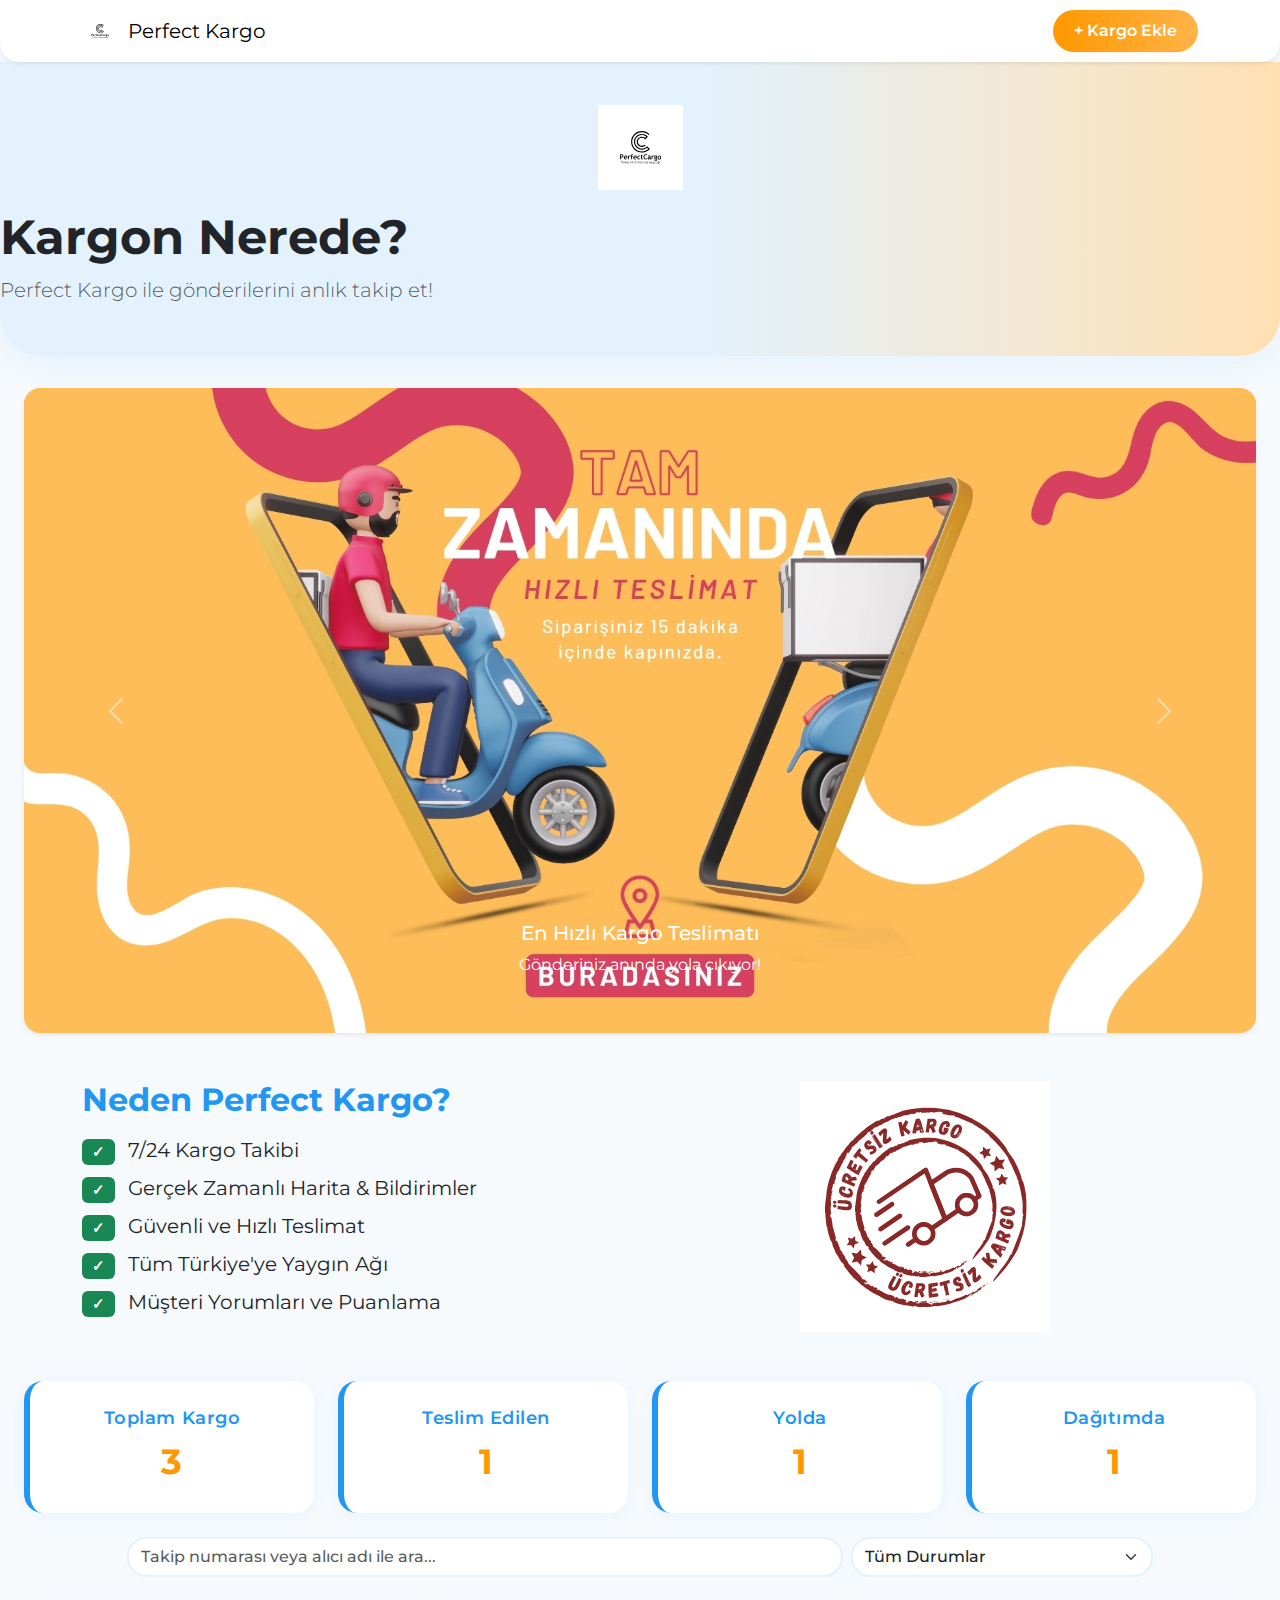
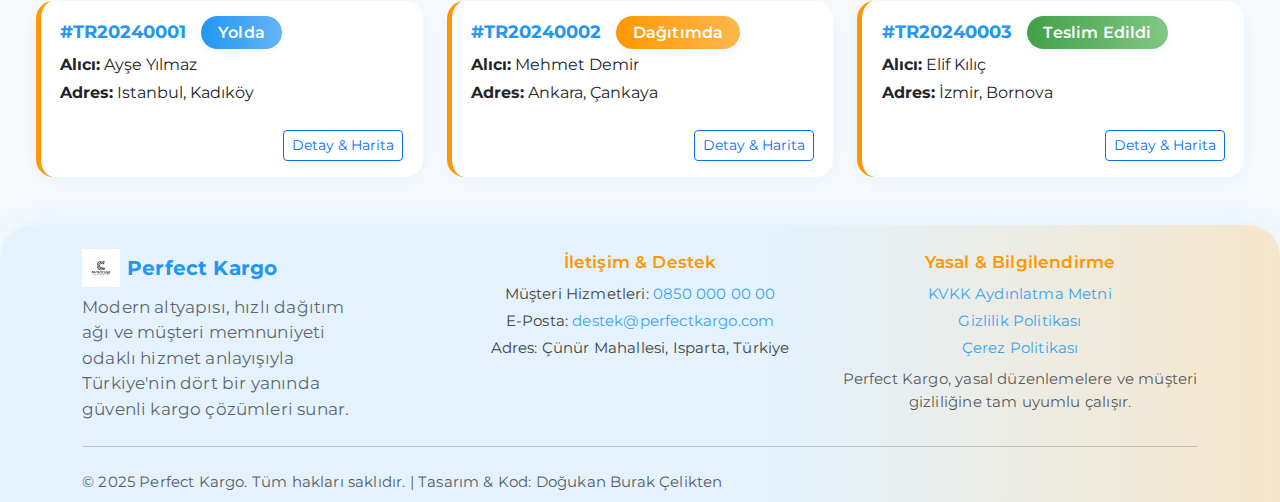
<file: index.html>
<!-- index.html -->
<!DOCTYPE html>
<html lang="tr">
<head>
  <meta charset="UTF-8">
  <meta name="viewport" content="width=device-width, initial-scale=1">
  <title>Perfect Kargo</title>
  <!-- Bootstrap CSS -->
  <link href="https://cdn.jsdelivr.net/npm/bootstrap@5.3.3/dist/css/bootstrap.min.css" rel="stylesheet">
  <!-- Kendi stil dosyamız -->
  <link rel="stylesheet" href="style.css">
  <!-- Google Fonts (isteğe bağlı) -->
  <link href="https://fonts.googleapis.com/css2?family=Montserrat:wght@700&display=swap" rel="stylesheet">
</head>
<body>
  <!-- Navbar -->
  <nav class="navbar navbar-expand-lg navbar-light bg-white shadow-sm">
    <div class="container">
      <a class="navbar-brand d-flex align-items-center" href="#">
        <!-- Logo SVG -->
        <img src="img/box-anim.svg" alt="Perfect Kargo Logo" class="logo-svg">
        Perfect Kargo
      </a>
      <button class="btn btn-orange ms-auto" data-bs-toggle="modal" data-bs-target="#addCargoModal">
        + Kargo Ekle
      </button>
    </div>
  </nav>

  <!-- HERO SECTION -->
  <section class="hero-section w-100">
    <div class="animated-box">
      <img src="img/box-anim.svg" alt="Kargo Kutusu" width="85">
    </div>
    <h1 class="display-5 fw-bold">Kargon Nerede?</h1>
    <p class="lead text-muted">Perfect Kargo ile gönderilerini anlık takip et!</p>
  </section>

  <!-- SLIDER (Carousel) -->
  <section class="container-fluid px-4 mb-4">
    <div id="cargoCarousel" class="carousel slide rounded-4 overflow-hidden shadow-sm" data-bs-ride="carousel">
      <div class="carousel-inner">
        <div class="carousel-item active">
          <img src="img/slider1.jpg" class="d-block w-100" alt="Hızlı Kargo Teslimatı">
          <div class="carousel-caption d-none d-md-block">
            <h5>En Hızlı Kargo Teslimatı</h5>
            <p>Gönderiniz anında yola çıkıyor!</p>
          </div>
        </div>
        <div class="carousel-item">
          <img src="img/slider2.jpg" class="d-block w-100" alt="Güvenli Teslimat">
          <div class="carousel-caption d-none d-md-block">
            <h5>Güvenli ve Takip Edilebilir</h5>
            <p>Kargonuzun her anı Perfect Kargo ile elinizin altında.</p>
          </div>
        </div>
        <div class="carousel-item">
          <img src="img/slider3.jpg" class="d-block w-100" alt="Her Yere Hızlı Ulaşım">
          <div class="carousel-caption d-none d-md-block">
            <h5>Türkiye'nin Her Yerine</h5>
            <p>81 ile kargo ağı!</p>
          </div>
        </div>
      </div>
      <button class="carousel-control-prev" type="button" data-bs-target="#cargoCarousel" data-bs-slide="prev">
        <span class="carousel-control-prev-icon"></span>
      </button>
      <button class="carousel-control-next" type="button" data-bs-target="#cargoCarousel" data-bs-slide="next">
        <span class="carousel-control-next-icon"></span>
      </button>
    </div>
  </section>

  <!-- AVANTAJLAR / HAKKIMIZDA -->
  <section class="container my-5">
    <div class="row g-4 align-items-center">
      <div class="col-md-6">
        <h2 class="fw-bold mb-3" style="color:#2196f3;">Neden Perfect Kargo?</h2>
        <ul class="list-unstyled fs-5">
          <li class="mb-2"><span class="badge bg-success me-2">&#10003;</span> 7/24 Kargo Takibi</li>
          <li class="mb-2"><span class="badge bg-success me-2">&#10003;</span> Gerçek Zamanlı Harita & Bildirimler</li>
          <li class="mb-2"><span class="badge bg-success me-2">&#10003;</span> Güvenli ve Hızlı Teslimat</li>
          <li class="mb-2"><span class="badge bg-success me-2">&#10003;</span> Tüm Türkiye'ye Yaygın Ağı</li>
          <li class="mb-2"><span class="badge bg-success me-2">&#10003;</span> Müşteri Yorumları ve Puanlama</li>
        </ul>
      </div>
      <div class="col-md-6 text-center">
        <img src="img/about.svg" alt="Avantajlar" class="img-fluid" style="max-height: 250px;">
      </div>
    </div>
  </section>

  <!-- STAT KARTLARI TAM GENİŞLİK -->
  <section class="stats-row container-fluid my-4 px-4">
    <div class="row g-4 justify-content-center">
      <div class="col-6 col-md-3">
        <div class="stat-card">
          <div class="stat-title">Toplam Kargo</div>
          <div class="stat-value" id="totalCount">0</div>
        </div>
      </div>
      <div class="col-6 col-md-3">
        <div class="stat-card">
          <div class="stat-title">Teslim Edilen</div>
          <div class="stat-value" id="deliveredCount">0</div>
        </div>
      </div>
      <div class="col-6 col-md-3">
        <div class="stat-card">
          <div class="stat-title">Yolda</div>
          <div class="stat-value" id="onWayCount">0</div>
        </div>
      </div>
      <div class="col-6 col-md-3">
        <div class="stat-card">
          <div class="stat-title">Dağıtımda</div>
          <div class="stat-value" id="outForDeliveryCount">0</div>
        </div>
      </div>
    </div>
  </section>

  <!-- ARAMA VE FİLTRE -->
  <section class="container-fluid my-4 px-4">
    <div class="row g-2 justify-content-center">
      <div class="col-md-7 col-12 mb-2 mb-md-0">
        <input type="text" class="form-control" id="searchInput" placeholder="Takip numarası veya alıcı adı ile ara...">
      </div>
      <div class="col-md-3 col-12">
        <select class="form-select" id="statusFilter">
          <option value="">Tüm Durumlar</option>
          <option value="Yolda">Yolda</option>
          <option value="Dağıtımda">Dağıtımda</option>
          <option value="Teslim Edildi">Teslim Edildi</option>
        </select>
      </div>
    </div>
  </section>

  <!-- KARGO LİSTESİ -->
  <section class="container-fluid px-4" id="cargoListSection">
    <div class="row g-4" id="cargoList">
      <!-- JS ile kargo kartları buraya gelecek -->
    </div>
  </section>
  
  <!-- FOOTER -->
  <footer class="footer-main mt-5 pt-4 pb-2 text-center">
    <div class="container">
      <div class="row gy-2">
        <!-- LOGO ve KISA HAKKINDA -->
        <div class="col-md-4 text-md-start text-center mb-3 mb-md-0">
          <div class="d-flex align-items-center justify-content-center justify-content-md-start mb-2">
            <img src="img/box-anim.svg" alt="Perfect Kargo Logo" style="width:38px; height:38px; margin-right:7px;">
            <span class="fs-5 fw-bold" style="color:#2196f3;">Perfect Kargo</span>
          </div>
          <div class="footer-miniabout text-muted small" style="max-width:280px;">
            Modern altyapısı, hızlı dağıtım ağı ve müşteri memnuniyeti odaklı hizmet anlayışıyla Türkiye'nin dört bir yanında güvenli kargo çözümleri sunar.
          </div>
        </div>
        <!-- İLETİŞİM -->
        <div class="col-md-4">
          <div class="fw-semibold mb-2" style="color:#ff9800;">İletişim & Destek</div>
          <div class="small mb-1">Müşteri Hizmetleri: <a href="tel:08500000000" class="footer-link">0850 000 00 00</a></div>
          <div class="small mb-1">E-Posta: <a href="mailto:destek@perfectkargo.com" class="footer-link">destek@perfectkargo.com</a></div>
          <div class="small mb-1">Adres: Çünür Mahallesi, Isparta, Türkiye</div>
        </div>
        <!-- HIZLI MENÜ & YASAL -->
        <div class="col-md-4">
          <div class="fw-semibold mb-2" style="color:#ff9800;">Yasal & Bilgilendirme</div>
          <div class="small mb-1"><a href="kvkk.html" class="footer-link">KVKK Aydınlatma Metni</a></div>
          <div class="small mb-1"><a href="gizlilik.html" class="footer-link">Gizlilik Politikası</a></div>
          <div class="small mb-1"><a href="cookie.html" class="footer-link">Çerez Politikası</a></div>
          <div class="small text-muted mt-2">Perfect Kargo, yasal düzenlemelere ve müşteri gizliliğine tam uyumlu çalışır.</div>
        </div>
      </div>
  
      <hr class="my-4">
  
      <div class="d-flex flex-column flex-md-row justify-content-between align-items-center">
        <div class="small text-muted mb-2 mb-md-0">
          © 2025 Perfect Kargo. Tüm hakları saklıdır. | Tasarım & Kod: Doğukan Burak Çelikten
        </div>
      </div>
    </div>
  </footer>

  <!-- Kargo Ekle Modal -->
  <div class="modal fade" id="addCargoModal" tabindex="-1" aria-labelledby="addCargoLabel" aria-hidden="true">
    <div class="modal-dialog">
      <div class="modal-content">
        <form id="addCargoForm">
          <div class="modal-header">
            <h5 class="modal-title" id="addCargoLabel">Yeni Kargo Ekle</h5>
            <button type="button" class="btn-close" data-bs-dismiss="modal" aria-label="Kapat"></button>
          </div>
          <div class="modal-body">
            <div class="mb-3">
              <label for="trackingNo" class="form-label">Takip Numarası</label>
              <input type="text" class="form-control" id="trackingNo" required>
            </div>
            <div class="mb-3">
              <label for="receiver" class="form-label">Alıcı Adı</label>
              <input type="text" class="form-control" id="receiver" required>
            </div>
            <div class="mb-3">
              <label for="address" class="form-label">Adres</label>
              <input type="text" class="form-control" id="address" required>
            </div>
            <div class="mb-3">
              <label for="status" class="form-label">Durum</label>
              <select class="form-select" id="status" required>
                <option value="Yolda">Yolda</option>
                <option value="Dağıtımda">Dağıtımda</option>
                <option value="Teslim Edildi">Teslim Edildi</option>
              </select>
            </div>
            <div class="mb-3">
              <label for="location" class="form-label">Kargo Konumu (Harita için, örn: İstanbul)</label>
              <input type="text" class="form-control" id="location" required>
            </div>
          </div>
          <div class="modal-footer">
            <button type="submit" class="btn btn-orange">Ekle</button>
          </div>
        </form>
      </div>
    </div>
  </div>

  <!-- Kargo Detay Modalı -->
  <div class="modal fade" id="cargoDetailModal" tabindex="-1" aria-labelledby="cargoDetailLabel" aria-hidden="true">
    <div class="modal-dialog modal-lg modal-dialog-centered">
      <div class="modal-content">
        <div class="modal-header">
          <h5 class="modal-title" id="cargoDetailLabel">Kargo Detayı</h5>
          <button type="button" class="btn-close" data-bs-dismiss="modal" aria-label="Kapat"></button>
        </div>
        <div class="modal-body" id="cargoDetailBody">
          <!-- JS ile detaylar ve harita burada olacak -->
        </div>
      </div>
    </div>
  </div>

  <!-- Bootstrap JS + app.js -->
  <script src="https://cdn.jsdelivr.net/npm/bootstrap@5.3.3/dist/js/bootstrap.bundle.min.js"></script>
  <script src="app.js"></script>
</body>
</html>
</file>
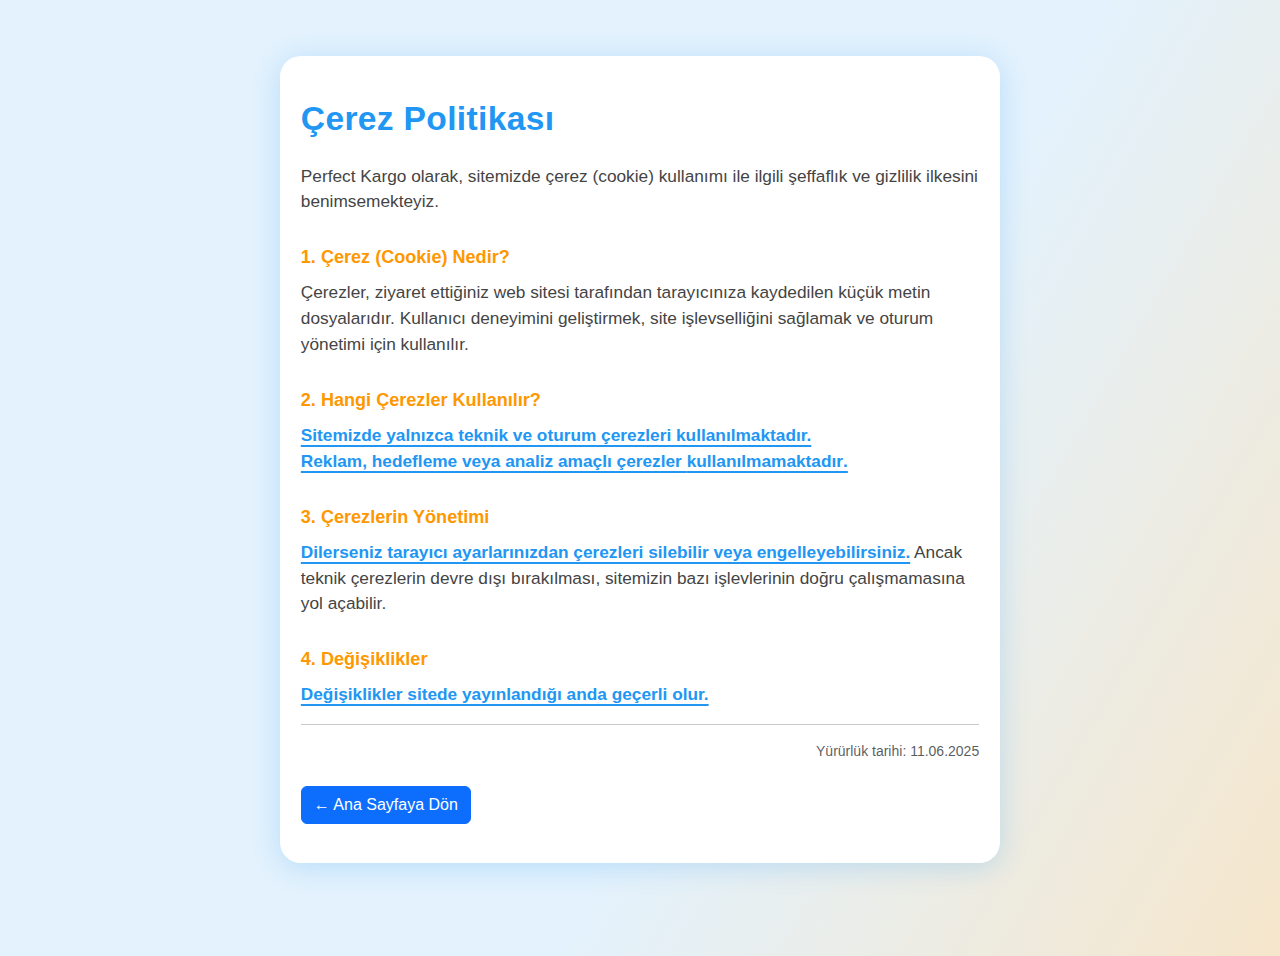
<file: cookie.html>
<!DOCTYPE html>
<html lang="tr">
<head>
  <meta charset="UTF-8">
  <meta name="viewport" content="width=device-width, initial-scale=1">
  <title>Çerez Politikası - Perfect Kargo</title>
  <link href="https://cdn.jsdelivr.net/npm/bootstrap@5.3.3/dist/css/bootstrap.min.css" rel="stylesheet">
  <link rel="stylesheet" href="style.css">
  <style>
    u { text-underline-offset: 0.22em; text-decoration-thickness: 2px; }
    .vurgulu { color: #2196f3; font-weight: 600; }
  </style>
</head>
<body class="legal-bg">
  <div class="legal-container container">
    <h1 class="mb-4 legal-title">Çerez Politikası</h1>
    <p>
      Perfect Kargo olarak, sitemizde çerez (cookie) kullanımı ile ilgili şeffaflık ve gizlilik ilkesini benimsemekteyiz.
    </p>
    <h2 class="legal-subtitle">1. Çerez (Cookie) Nedir?</h2>
    <p>
      Çerezler, ziyaret ettiğiniz web sitesi tarafından tarayıcınıza kaydedilen küçük metin dosyalarıdır. Kullanıcı deneyimini geliştirmek, site işlevselliğini sağlamak ve oturum yönetimi için kullanılır.
    </p>
    <h2 class="legal-subtitle">2. Hangi Çerezler Kullanılır?</h2>
    <p>
      <u class="vurgulu">Sitemizde yalnızca teknik ve oturum çerezleri kullanılmaktadır.</u><br>
      <u class="vurgulu">Reklam, hedefleme veya analiz amaçlı çerezler <b>kullanılmamaktadır</b>.</u>
    </p>
    <h2 class="legal-subtitle">3. Çerezlerin Yönetimi</h2>
    <p>
      <u class="vurgulu">Dilerseniz tarayıcı ayarlarınızdan çerezleri silebilir veya engelleyebilirsiniz.</u>
      Ancak teknik çerezlerin devre dışı bırakılması, sitemizin bazı işlevlerinin doğru çalışmamasına yol açabilir.
    </p>
    <h2 class="legal-subtitle">4. Değişiklikler</h2>
    <p>
      <u class="vurgulu">Değişiklikler sitede yayınlandığı anda geçerli olur.</u>
    </p>
    <hr>
    <div class="text-end text-muted small">Yürürlük tarihi: 11.06.2025</div>
    <a href="index.html" class="btn btn-primary mt-4">← Ana Sayfaya Dön</a>
  </div>
</body>
</html>
</file>
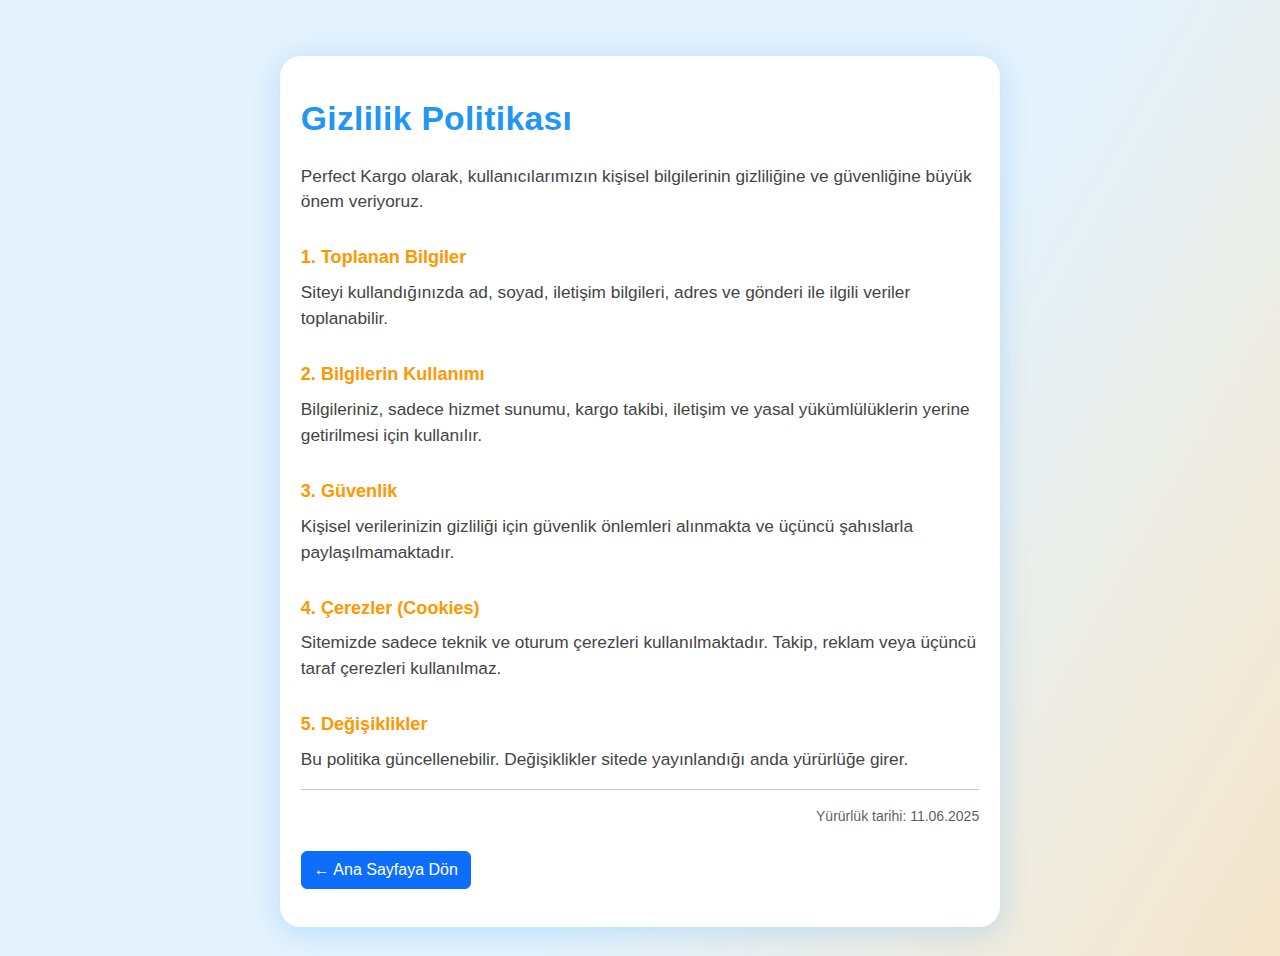
<file: gizlilik.html>
<!DOCTYPE html>
<html lang="tr">
<head>
  <meta charset="UTF-8">
  <meta name="viewport" content="width=device-width, initial-scale=1">
  <title>Gizlilik Politikası - Perfect Kargo</title>
  <link href="https://cdn.jsdelivr.net/npm/bootstrap@5.3.3/dist/css/bootstrap.min.css" rel="stylesheet">
  <link rel="stylesheet" href="style.css">
</head>
<body class="legal-bg">
  <div class="legal-container container">
    <h1 class="mb-4 legal-title">Gizlilik Politikası</h1>
    <p>
      Perfect Kargo olarak, kullanıcılarımızın kişisel bilgilerinin gizliliğine ve güvenliğine büyük önem veriyoruz.
    </p>
    <h2 class="legal-subtitle">1. Toplanan Bilgiler</h2>
    <p>
      Siteyi kullandığınızda ad, soyad, iletişim bilgileri, adres ve gönderi ile ilgili veriler toplanabilir.
    </p>
    <h2 class="legal-subtitle">2. Bilgilerin Kullanımı</h2>
    <p>
      Bilgileriniz, sadece hizmet sunumu, kargo takibi, iletişim ve yasal yükümlülüklerin yerine getirilmesi için kullanılır.
    </p>
    <h2 class="legal-subtitle">3. Güvenlik</h2>
    <p>
      Kişisel verilerinizin gizliliği için güvenlik önlemleri alınmakta ve üçüncü şahıslarla paylaşılmamaktadır.
    </p>
    <h2 class="legal-subtitle">4. Çerezler (Cookies)</h2>
    <p>
      Sitemizde sadece teknik ve oturum çerezleri kullanılmaktadır. Takip, reklam veya üçüncü taraf çerezleri kullanılmaz.
    </p>
    <h2 class="legal-subtitle">5. Değişiklikler</h2>
    <p>
      Bu politika güncellenebilir. Değişiklikler sitede yayınlandığı anda yürürlüğe girer.
    </p>
    <hr>
    <div class="text-end text-muted small">Yürürlük tarihi: 11.06.2025</div>
    <a href="index.html" class="btn btn-primary mt-4">← Ana Sayfaya Dön</a>
  </div>
</body>
</html>
</file>
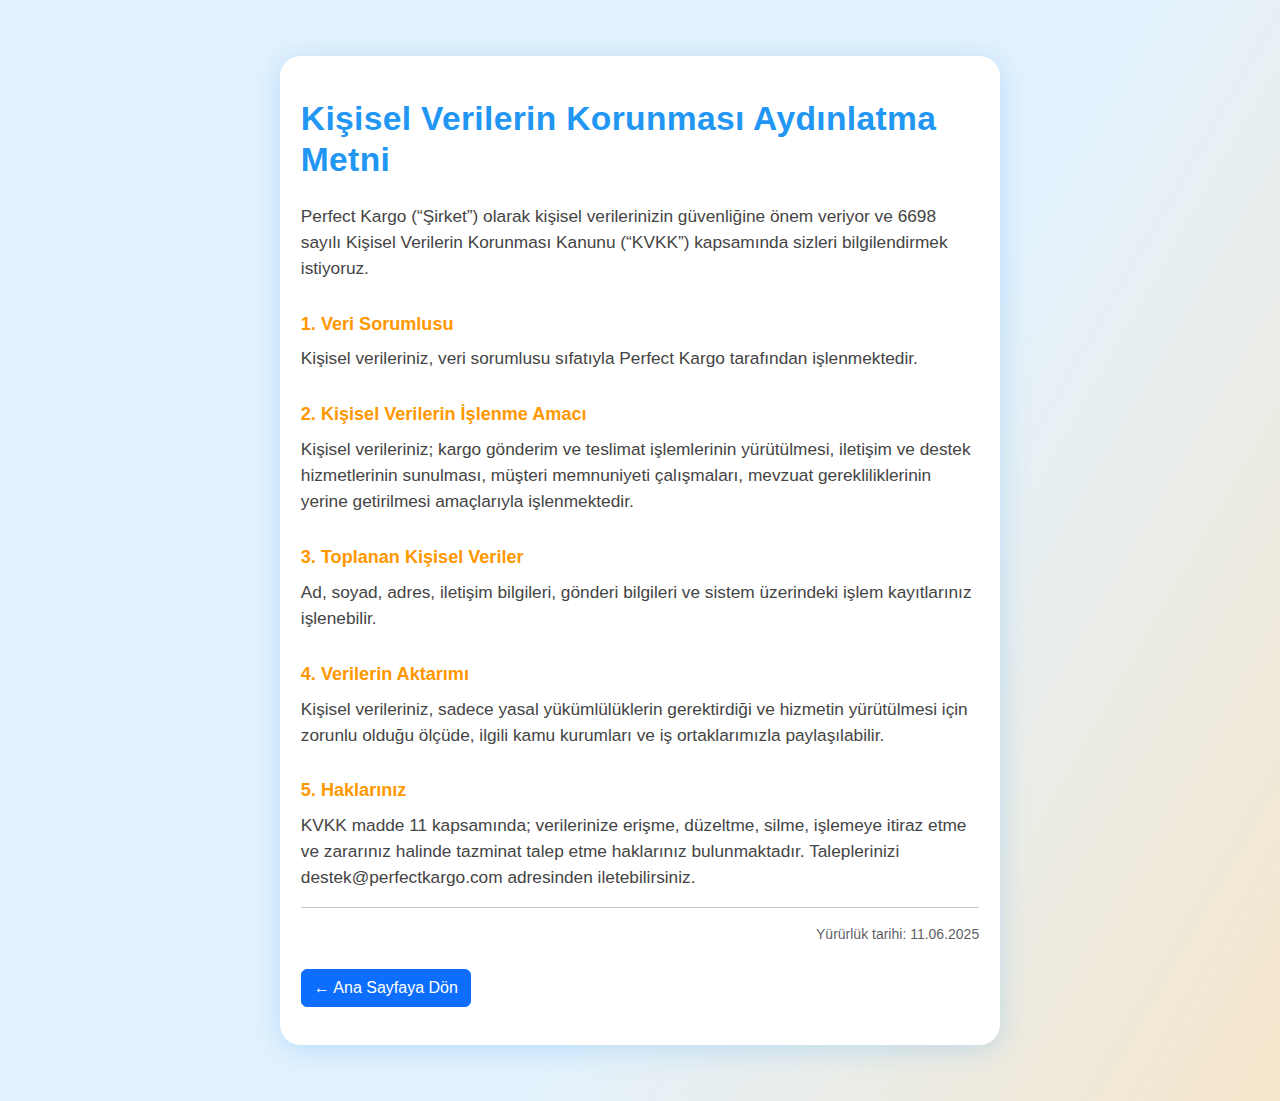
<file: kvkk.html>
<!DOCTYPE html>
<html lang="tr">
<head>
  <meta charset="UTF-8">
  <meta name="viewport" content="width=device-width, initial-scale=1">
  <title>KVKK Aydınlatma Metni - Perfect Kargo</title>
  <link href="https://cdn.jsdelivr.net/npm/bootstrap@5.3.3/dist/css/bootstrap.min.css" rel="stylesheet">
  <!-- GLOBAL STİL BURADA -->
  <link rel="stylesheet" href="style.css">
</head>
<body class="legal-bg">
  <div class="legal-container container">
    <h1 class="mb-4 legal-title">Kişisel Verilerin Korunması Aydınlatma Metni</h1>
    <p>
      Perfect Kargo (“Şirket”) olarak kişisel verilerinizin güvenliğine önem veriyor ve 6698 sayılı Kişisel Verilerin Korunması Kanunu (“KVKK”) kapsamında sizleri bilgilendirmek istiyoruz.
    </p>
    <h2 class="legal-subtitle">1. Veri Sorumlusu</h2>
    <p>
      Kişisel verileriniz, veri sorumlusu sıfatıyla Perfect Kargo tarafından işlenmektedir.
    </p>
    <h2 class="legal-subtitle">2. Kişisel Verilerin İşlenme Amacı</h2>
    <p>
      Kişisel verileriniz; kargo gönderim ve teslimat işlemlerinin yürütülmesi, iletişim ve destek hizmetlerinin sunulması, müşteri memnuniyeti çalışmaları, mevzuat gerekliliklerinin yerine getirilmesi amaçlarıyla işlenmektedir.
    </p>
    <h2 class="legal-subtitle">3. Toplanan Kişisel Veriler</h2>
    <p>
      Ad, soyad, adres, iletişim bilgileri, gönderi bilgileri ve sistem üzerindeki işlem kayıtlarınız işlenebilir.
    </p>
    <h2 class="legal-subtitle">4. Verilerin Aktarımı</h2>
    <p>
      Kişisel verileriniz, sadece yasal yükümlülüklerin gerektirdiği ve hizmetin yürütülmesi için zorunlu olduğu ölçüde, ilgili kamu kurumları ve iş ortaklarımızla paylaşılabilir.
    </p>
    <h2 class="legal-subtitle">5. Haklarınız</h2>
    <p>
      KVKK madde 11 kapsamında; verilerinize erişme, düzeltme, silme, işlemeye itiraz etme ve zararınız halinde tazminat talep etme haklarınız bulunmaktadır. Taleplerinizi destek@perfectkargo.com adresinden iletebilirsiniz.
    </p>
    <hr>
    <div class="text-end text-muted small">Yürürlük tarihi: 11.06.2025</div>
    <a href="index.html" class="btn btn-primary mt-4">← Ana Sayfaya Dön</a>
  </div>
</body>
</html>
</file>
<file: style.css>
/* style.css */

body {
    background: #f7fafd;
    font-family: 'Montserrat', Arial, sans-serif;
  }
  
  .navbar {
    border-radius: 0 0 1.2rem 1.2rem;
    box-shadow: 0 2px 16px rgba(33,150,243,0.07);
    background: #fff !important;
  }
  
  .logo-svg {
    width: 36px;
    height: 36px;
    margin-right: 10px;
  }
  
  /* Özel Turuncu Buton */
  .btn-orange {
    background: linear-gradient(90deg, #ff9800, #ffb347);
    color: #fff;
    border: none;
    font-weight: 600;
    border-radius: 1.5rem;
    padding: 0.55rem 1.3rem;
    box-shadow: 0 4px 12px rgba(255, 152, 0, 0.08);
    transition: background 0.2s, box-shadow 0.2s, transform 0.15s;
  }
  .btn-orange:hover, .btn-orange:focus {
    background: linear-gradient(90deg, #ffa726, #ffd580);
    color: #fff;
    box-shadow: 0 8px 24px rgba(255, 152, 0, 0.16);
    transform: translateY(-2px) scale(1.05);
  }
  
  /* Hero Section */
  .hero-section {
    width: 100vw;
    max-width: 100%;
    border-radius: 0 0 2.5rem 2.5rem;
    background: linear-gradient(90deg, #e3f2fd 55%, #ffe0b2 100%);
    box-shadow: 0 8px 40px 0 rgba(33,150,243,0.09);
    margin: 0 auto 2rem auto;
    padding: 2.7rem 0 2.2rem 0;
  }
  .stats-row {
    width: 100vw;
    max-width: 100%;
    margin-left: auto;
    margin-right: auto;
  }  
  .hero-section .animated-box {
    width: 85px; height: 85px;
    margin: 0 auto 1.2rem auto;
    animation: floatBox 2.6s infinite alternate cubic-bezier(.43,.09,.54,.98);
  }
  @keyframes floatBox {
    0% { transform: translateY(0);}
    100% { transform: translateY(-15px);}
  }
  
  /* İstatistik Kartları */
  #cargoListSection .row {
    justify-content: flex-start;
    margin-left: 0;
    margin-right: 0;
  }
  .stat-card {
    background: #fff;
    border-radius: 1.2rem;
    box-shadow: 0 2px 18px rgba(33,150,243,0.07);
    padding: 1.5rem;
    text-align: center;
    border-left: 6px solid #2196f3;
    transition: box-shadow 0.2s;
  }
  .stat-card:hover {
    box-shadow: 0 6px 32px rgba(33,150,243,0.13);
  }
  .stat-title {
    color: #2196f3;
    font-size: 1.1rem;
    font-weight: 600;
    letter-spacing: 0.03em;
  }
  .stat-value {
    color: #ff9800;
    font-size: 2.2rem;
    font-weight: bold;
    margin-top: 0.3rem;
    letter-spacing: 0.02em;
  }
  
  /* Arama ve Filtre */
  #searchInput, #statusFilter {
    border-radius: 1.2rem;
    border: 2px solid #e3f2fd;
    font-weight: 500;
    transition: border-color 0.2s;
  }
  #searchInput:focus, #statusFilter:focus {
    border-color: #2196f3;
    box-shadow: 0 0 0 2px #bbdefb5c;
  }
  
  /* Kargo Kartları */
  .cargo-card {
    background: #fff;
    border-radius: 1.1rem;
    box-shadow: 0 4px 18px rgba(33,150,243,0.07);
    margin-bottom: 1.3rem;
    transition: box-shadow 0.2s, transform 0.2s;
    border-left: 5px solid #ff9800;
    padding: 1.1rem 1.2rem 1rem 1.2rem;
  }
  .cargo-card:hover {
    box-shadow: 0 8px 32px rgba(255,152,0,0.13);
    transform: scale(1.01) translateY(-3px);
  }
  .cargo-card .cargo-title {
    font-weight: 700;
    color: #2196f3;
    font-size: 1.1rem;
  }
  .cargo-card .cargo-status {
    font-size: 1rem;
    font-weight: 600;
    margin-left: 0.7rem;
  }
  
  /* Durum Badgeleri */
  .badge-status {
    padding: 0.43em 1.05em;
    border-radius: 2em;
    font-size: 0.98em;
    font-weight: bold;
    color: #fff;
    box-shadow: 0 2px 8px rgba(33,150,243,0.09);
    letter-spacing: 0.01em;
  }
  .badge-status.yolda {
    background: linear-gradient(90deg, #2196f3, #64b5f6);
  }
  .badge-status.dagitimda {
    background: linear-gradient(90deg, #ff9800, #ffb74d);
  }
  .badge-status.teslim {
    background: linear-gradient(90deg, #43a047, #81c784);
  }
  
  /* Modal İçeriği */
  .modal-header {
    background: #f7fafd;
    border-bottom: none;
  }
  .modal-title {
    color: #2196f3;
    font-weight: 700;
  }
  .modal-content {
    border-radius: 1.2rem;
    box-shadow: 0 8px 32px rgba(33,150,243,0.13);
  }
  .modal-footer {
    border-top: none;
  }
  
  /* Responsive ve Grid */
  @media (min-width: 1400px) {
    .container-fluid {
      max-width: 1400px;
      margin-left: auto;
      margin-right: auto;
    }
  }
  
  @media (max-width: 767px) {
    .hero-section {
      border-radius: 0 0 1.1rem 1.1rem;
      padding: 2rem 0 1rem 0;
    }
    .stats-row { padding-left: 0 !important; padding-right: 0 !important; }
    .footer-main { font-size: 1rem; }
  }
  /* Footer alanı */
  .footer-main {
    background: linear-gradient(90deg, #e3f2fd 60%, #ffe0b2 120%);
    border-radius: 2rem 2rem 0 0;
    font-size: 1.09rem;
    color: #444;
    box-shadow: 0 -6px 32px 0 rgba(33,150,243,0.09);
    letter-spacing: 0.01em;
  }
  
  .footer-link {
    color: #2196f3 !important;
    text-decoration: none !important;
    transition: color 0.18s, opacity 0.18s;
    opacity: 0.85;
  }
  .footer-link:hover {
    color: #ff9800 !important;
    opacity: 1;
  }
  .footer-miniabout {
    font-size: 0.97em;
    opacity: 0.92;
  }
  
  /* Küçük animasyon ve helper’lar */
  .cargo-detail-map {
    border-radius: 1rem;
    overflow: hidden;
    border: 2.5px solid #e3f2fd;
    margin: 0.6rem 0 0.2rem 0;
    box-shadow: 0 2px 16px rgba(33,150,243,0.08);
  }
  
  ::-webkit-scrollbar-thumb { background: #e3f2fd; border-radius: 9px; }
  ::-webkit-scrollbar { background: #f7fafd; width: 7px; }
  
  ::selection {
    background: #ffe0b2;
  }
  
  /* ---- Legal/Yasal Sayfa Stilleri (KVKK, Gizlilik, Çerez) ---- */
.legal-bg {
    background: linear-gradient(120deg, #e3f2fd 60%, #ffe0b2 120%);
    min-height: 100vh;
  }
  
  .legal-container {
    background: #fff;
    border-radius: 1.3rem;
    box-shadow: 0 4px 28px #2196f33a;
    margin-top: 3.5rem;
    margin-bottom: 3.5rem;
    padding: 2.7rem 1.3rem 2.4rem 1.3rem;
    max-width: 720px;
  }
  
  .legal-title {
    color: #2196f3;
    font-weight: 700;
    font-size: 2.1rem;
    letter-spacing: 0.01em;
  }
  .legal-subtitle {
    color: #ff9800;
    font-weight: 600;
    font-size: 1.13rem;
    margin-top: 2rem;
    margin-bottom: 0.7rem;
  }
  .legal-container p {
    font-size: 1.08rem;
    color: #444;
  }
  
  @media (max-width: 767px) {
    .legal-container { padding: 1.3rem 0.6rem 1.3rem 0.6rem; }
    .legal-title { font-size: 1.5rem; }
  }
</file>
